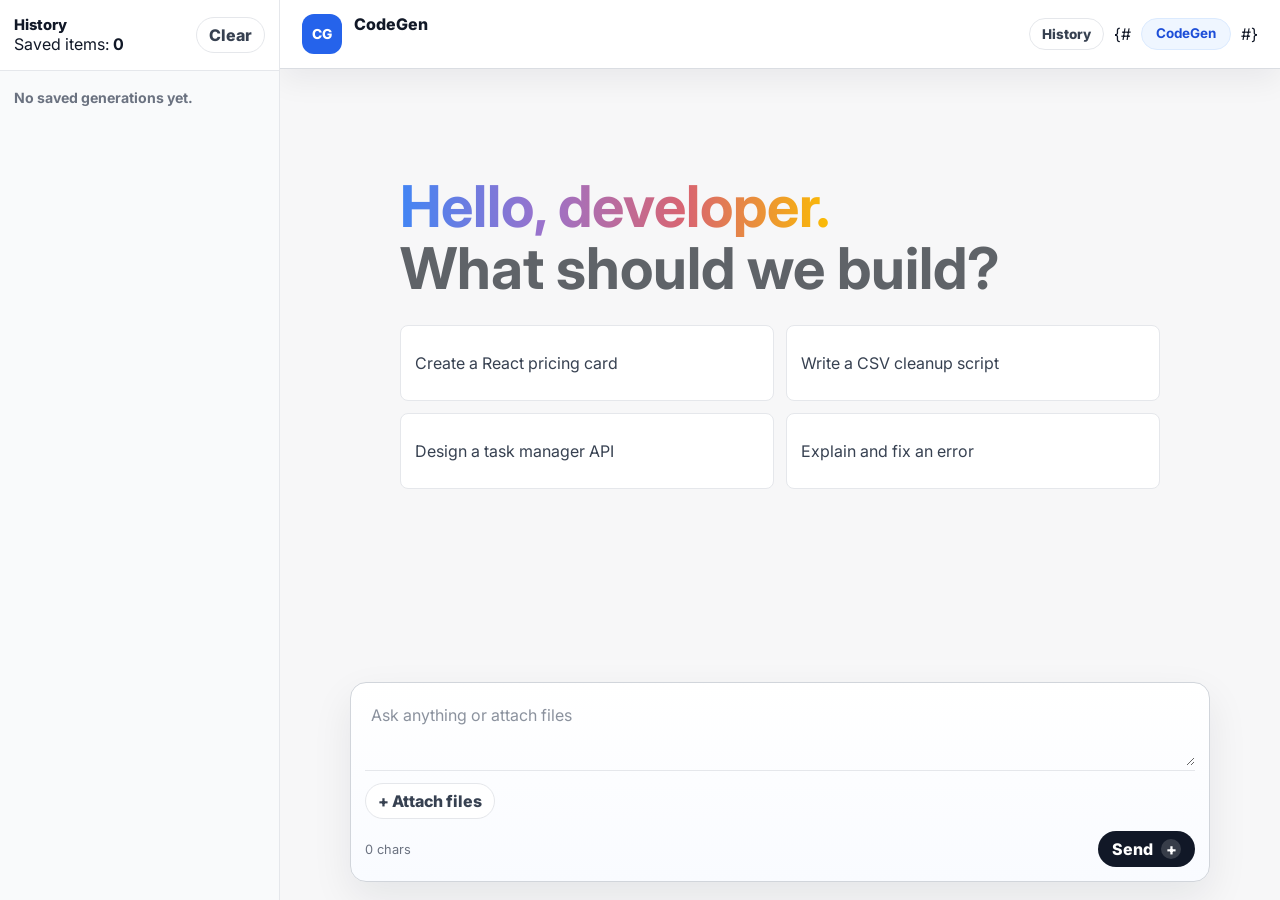
<file: templates/index.html>
<!DOCTYPE html>
<html lang="en">
<head>
    <meta charset="UTF-8">
    <meta name="viewport" content="width=device-width, initial-scale=1.0">
    <title>AI Code Generator</title>
    <link rel="preconnect" href="https://fonts.googleapis.com">
    <link rel="preconnect" href="https://fonts.gstatic.com" crossorigin>
    <link href="https://fonts.googleapis.com/css2?family=Inter:wght@400;500;600;700;800&family=JetBrains+Mono:wght@400;600&display=swap" rel="stylesheet">
    <link rel="stylesheet" href="/static/css/style.css?v=20260710-chat-sidebar">
</head>
<body>
    <main class="app-shell">
        <header class="topbar">
            <div class="brand">
                <span class="brand-mark">CG</span>
                <div class="brand-copy">
                    <strong>CodeGen </strong>
                    
                </div>
            </div>
            <div class="topbar-actions">
                <button id="historyToggle" class="topbar-button" type="button" aria-expanded="false" aria-controls="historyPanel">History</button>
                {#<span class="provider-pill">CodeGen</span>#}
            </div>
        </header>

        <aside class="history-panel" id="historyPanel" aria-label="Generation history" hidden>
            <div class="history-header">
                <div>
                    <h2>History</h2>
                    <span class="history-count">Saved items: <strong id="historyCount">0</strong></span>
                </div>
                <button id="clearHistoryBtn" class="ghost-button" type="button">Clear</button>
            </div>
            <div class="history-empty" id="historyEmpty">No saved generations yet.</div>
            <div class="history-list" id="historyList"></div>
        </aside>

        <section class="chat-thread" id="chatThread" aria-live="polite">
            <div class="empty-state" id="emptyState">
                <section class="welcome" aria-labelledby="page-title">
                    <h1 id="page-title"><span>Hello, developer.</span> What should we build?</h1>
                </section>

                <section class="suggestions" aria-label="Example prompts">
                    <button type="button" class="chip" data-prompt="Create a responsive React pricing card with monthly and annual billing states.">Create a React pricing card</button>
                    <button type="button" class="chip" data-prompt="Write a Python script that reads a CSV, cleans missing values, and exports a summary report.">Write a CSV cleanup script</button>
                    <button type="button" class="chip" data-prompt="Design a REST API schema for a task manager with auth, projects, labels, and comments.">Design a task manager API</button>
                    <button type="button" class="chip" data-prompt="Explain this error in simple words and show the fix.">Explain and fix an error</button>
                </section>
            </div>
        </section>

        <form class="composer" id="promptForm">
            <label class="sr-only" for="prompt">Prompt</label>
            <textarea id="prompt" placeholder="Ask anything or attach files"></textarea>

            <div class="attachment-row">
                <input id="fileInput" class="sr-only" type="file" accept=".pdf,.txt,.md,.py,.js,.ts,.tsx,.jsx,.html,.css,.json,.csv,.xml,.yaml,.yml,.java,.c,.cpp,.cs,.php,.rb,.go,.rs,.sql,.env" multiple>
                <button id="attachFileBtn" class="ghost-button attachment-button" type="button">+ Attach files</button>
                <div id="fileStatus" class="file-status" hidden></div>
                <button id="removeFileBtn" class="ghost-button remove-file-button" type="button" hidden>Remove</button>
            </div>

            <section id="fileReaderPanel" class="file-reader-panel" hidden>
                <div class="file-reader-header">
                    <div>
                        <div class="file-reader-label">File reader</div>
                        <strong id="fileReaderName" class="file-reader-name">No file selected</strong>
                    </div>
                    <button id="fileReaderToggle" class="ghost-button file-reader-toggle" type="button">Preview</button>
                </div>
                <pre id="fileReaderPreview" class="file-reader-preview" hidden></pre>
            </section>

            <div class="composer-footer">
                <span class="count" id="charCount">0 chars</span>
                <button id="generateBtn" class="primary-button" type="submit" aria-label="Send" aria-busy="false">
                    <span class="button-label">Send</span>
                    <span class="button-spinner" aria-hidden="true"></span>
                    <span class="button-icon">+</span>
                </button>
            </div>
        </form>
    </main>

    <script src="/static/js/app.js?v=20260710-chat-sidebar"></script>
</body>
</html>
</file>
<file: static/css/style.css>
:root {
    color-scheme: light;
    --bg: #f7f7f8;
    --surface: #ffffff;
    --surface-soft: #f3f4f6;
    --line: #e5e7eb;
    --text: #111827;
    --muted: #6b7280;
    --blue: #2563eb;
    --red: #dc2626;
    --shadow: 0 16px 40px rgba(17, 24, 39, 0.08);
}

* {
    box-sizing: border-box;
}

body {
    min-height: 100vh;
    margin: 0;
    color: var(--text);
    background: var(--bg);
    font-family: Inter, Arial, sans-serif;
    overflow: hidden;
}

button,
textarea {
    font: inherit;
}

button {
    border: 0;
    overflow-wrap: anywhere;
}

.app-shell {
    display: grid;
    grid-template-columns: 280px minmax(0, 1fr);
    grid-template-rows: auto minmax(0, 1fr) auto;
    width: min(100%, 1280px);
    height: 100dvh;
    min-height: 100vh;
    margin: 0 auto;
    overflow: hidden;
}

.app-shell.history-collapsed {
    grid-template-columns: minmax(0, 1fr);
}

.app-shell.history-collapsed .topbar,
.app-shell.history-collapsed .chat-thread,
.app-shell.history-collapsed .composer {
    grid-column: 1;
}

.topbar {
    grid-column: 2;
    display: flex;
    min-height: 68px;
    align-items: center;
    justify-content: space-between;
    gap: 16px;
    border-bottom: 1px solid rgba(209, 213, 219, 0.8);
    padding: 14px 22px;
    background: rgba(255, 255, 255, 0.96);
    backdrop-filter: blur(16px);
    box-shadow: 0 12px 30px rgba(15, 23, 42, 0.06);
}

.brand {
    display: inline-flex;
    align-items: flex-start;
    gap: 12px;
    color: #111827;
}

.brand-copy {
    display: grid;
    gap: 4px;
}

.brand-copy strong {
    font-size: 1rem;
    font-weight: 800;
}

.brand-tagline {
    color: var(--muted);
    font-size: 0.86rem;
    line-height: 1.35;
    font-weight: 600;
}

.brand-mark,
.assistant-avatar {
    display: inline-grid;
    width: 40px;
    height: 40px;
    flex: 0 0 40px;
    place-items: center;
    border-radius: 12px;
    color: #ffffff;
    background: #2563eb;
    font-size: 0.86rem;
    font-weight: 800;
}

.provider-pill {
    min-height: 32px;
    border: 1px solid #dbeafe;
    border-radius: 999px;
    padding: 6px 14px;
    color: #1d4ed8;
    background: #eff6ff;
    font-size: 0.84rem;
    font-weight: 700;
}

.topbar-actions {
    display: inline-flex;
    align-items: center;
    gap: 10px;
}

.topbar-button {
    min-height: 32px;
    border: 1px solid var(--line);
    border-radius: 999px;
    padding: 0 12px;
    color: #374151;
    background: var(--surface);
    cursor: pointer;
    font-size: 0.84rem;
    font-weight: 800;
}

.topbar-button:hover {
    background: #f3f4f6;
}

.history-panel {
    grid-column: 1;
    grid-row: 1 / 4;
    z-index: 2;
    display: grid;
    grid-template-rows: auto auto minmax(0, 1fr);
    width: 100%;
    height: 100%;
    max-height: none;
    overflow: hidden;
    border: 0;
    border-right: 1px solid var(--line);
    border-radius: 0;
    background: #f9fafb;
    box-shadow: none;
}

.history-panel[hidden] {
    display: none;
}

.history-header {
    display: flex;
    align-items: center;
    justify-content: space-between;
    gap: 12px;
    border-bottom: 1px solid var(--line);
    padding: 16px 14px;
    background: #ffffff;
}

.history-header h2 {
    font-size: 0.92rem;
}

.history-empty {
    padding: 18px 14px;
    color: var(--muted);
    font-size: 0.88rem;
    font-weight: 700;
}

.history-list {
    display: grid;
    align-content: start;
    gap: 1px;
    overflow-y: auto;
    padding: 10px;
    background: #f9fafb;
}

.history-item {
    display: grid;
    gap: 6px;
    border-radius: 8px;
    padding: 11px 12px;
    color: var(--text);
    background: var(--surface);
    cursor: pointer;
    text-align: left;
}

.history-item:hover {
    background: #f9fafb;
}

.history-title {
    overflow: hidden;
    font-size: 0.88rem;
    font-weight: 800;
    line-height: 1.35;
    text-overflow: ellipsis;
    white-space: nowrap;
}

.history-time {
    color: var(--muted);
    font-size: 0.76rem;
    font-weight: 700;
}

.chat-thread {
    grid-column: 2;
    min-height: 0;
    overflow-y: auto;
    padding: 34px 18px 24px;
    overscroll-behavior: contain;
}

.empty-state {
    width: min(760px, 100%);
    margin: 8vh auto 0;
}

.welcome {
    margin-bottom: 26px;
}

h1,
h2,
h3 {
    margin-top: 0;
}

h1 {
    margin-bottom: 0;
    color: #5f6368;
    font-size: 3.6rem;
    line-height: 1.08;
    letter-spacing: 0;
}

h1 span {
    display: block;
    max-width: 100%;
    width: fit-content;
    color: transparent;
    background: linear-gradient(90deg, #4285f4, #9b72cb, #d96570, #fbbc04);
    background-clip: text;
    -webkit-background-clip: text;
}

h2 {
    margin-bottom: 0;
    font-size: 0.98rem;
    font-weight: 800;
}

.suggestions {
    display: grid;
    grid-template-columns: repeat(2, minmax(0, 1fr));
    gap: 12px;
}

.chip {
    min-height: 76px;
    border: 1px solid var(--line);
    border-radius: 8px;
    padding: 14px;
    color: #374151;
    background: var(--surface);
    cursor: pointer;
    text-align: left;
    line-height: 1.35;
    transition: background 160ms ease, border-color 160ms ease;
}

.chip:hover {
    border-color: #c7ccd3;
    background: #f9fafb;
}

.message-row {
    display: flex;
    width: min(860px, 100%);
    margin: 0 auto 20px;
    gap: 12px;
    min-width: 0;
}

.message-row-user {
    justify-content: flex-end;
}

.message-bubble {
    max-width: min(760px, 100%);
    border-radius: 8px;
    min-width: 0;
}

.user-bubble {
    max-width: min(640px, 82%);
    padding: 12px 16px;
    color: #111827;
    background: #e9eef6;
    line-height: 1.6;
    white-space: pre-wrap;
}

.assistant-bubble {
    flex: 1;
    min-width: 0;
    overflow: hidden;
    border: 1px solid var(--line);
    background: var(--surface);
    box-shadow: 0 8px 24px rgba(17, 24, 39, 0.05);
}

.composer {
    grid-column: 2;
    width: min(860px, calc(100% - 28px));
    margin: 0 auto 18px;
    border: 1px solid #d1d5db;
    border-radius: 16px;
    padding: 14px;
    background: linear-gradient(180deg, #ffffff 0%, #f9fbff 100%);
    box-shadow: var(--shadow);
}

textarea {
    width: 100%;
    min-height: 64px;
    max-height: 220px;
    resize: vertical;
    border: 0;
    outline: none;
    padding: 6px 6px 12px;
    color: var(--text);
    background: transparent;
    font-size: 1rem;
    line-height: 1.6;
}

textarea::placeholder {
    color: #8b929e;
}

.attachment-row {
    display: flex;
    flex-wrap: wrap;
    min-height: 38px;
    align-items: center;
    gap: 10px;
    border-top: 1px solid var(--line);
    padding: 12px 0 0;
}

.attachment-button,
.remove-file-button {
    flex: 0 0 auto;
}

.attachment-button {
    color: var(--blue);
    background: #eff6ff;
}

.attachment-button:hover:not(:disabled) {
    background: #dbeafe;
}

.file-status {
    min-width: 0;
    overflow: hidden;
    color: var(--muted);
    font-size: 0.82rem;
    font-weight: 700;
    text-overflow: ellipsis;
    white-space: nowrap;
}

.file-reader-panel {
    margin-top: 12px;
    border: 1px solid var(--line);
    border-radius: 12px;
    padding: 12px;
    background: #f8fafc;
}

.file-reader-header {
    display: flex;
    align-items: center;
    justify-content: space-between;
    gap: 12px;
}

.file-reader-label {
    margin-bottom: 2px;
    color: var(--muted);
    font-size: 0.72rem;
    font-weight: 800;
    letter-spacing: 0.08em;
    text-transform: uppercase;
}

.file-reader-name {
    color: #111827;
    font-size: 0.95rem;
}

.file-reader-toggle {
    min-height: 32px;
    padding: 0 10px;
}

.file-reader-preview {
    margin: 10px 0 0;
    max-height: 220px;
    overflow: auto;
    border: 1px solid var(--line);
    border-radius: 10px;
    padding: 12px;
    background: #ffffff;
    color: #111827;
    font-family: "JetBrains Mono", Consolas, monospace;
    font-size: 0.84rem;
    line-height: 1.55;
    white-space: pre-wrap;
    word-break: break-word;
}

.file-reader-preview[hidden] {
    display: none;
}

.composer-footer {
    display: flex;
    align-items: center;
    justify-content: space-between;
    gap: 12px;
    margin-top: 12px;
}

.count {
    color: var(--muted);
    font-size: 0.8rem;
    white-space: nowrap;
}

.primary-button,
.ghost-button {
    min-height: 36px;
    border-radius: 999px;
    cursor: pointer;
    font-weight: 800;
    transition: background 160ms ease, opacity 160ms ease;
}

.primary-button {
    display: inline-flex;
    min-width: 92px;
    align-items: center;
    justify-content: center;
    gap: 8px;
    padding: 0 14px;
    color: #ffffff;
    background: #111827;
}

.primary-button:hover:not(:disabled) {
    background: #000000;
}

.button-icon {
    display: inline-grid;
    width: 20px;
    height: 20px;
    place-items: center;
    border-radius: 999px;
    background: rgba(255, 255, 255, 0.16);
    line-height: 1;
}

/* Small spinner shown while sending */
.button-spinner {
    display: none;
    width: 16px;
    height: 16px;
    border-radius: 50%;
    border: 2px solid rgba(255, 255, 255, 0.28);
    border-top-color: rgba(255, 255, 255, 0.92);
    margin-left: 8px;
    box-sizing: border-box;
    animation: spin 1s linear infinite;
}

.primary-button[aria-busy="true"] .button-spinner {
    display: inline-block;
}

.primary-button[aria-busy="true"] .button-icon {
    display: none;
}

@keyframes spin {
    to { transform: rotate(360deg); }
}

.output-header {
    display: flex;
    align-items: center;
    justify-content: space-between;
    gap: 14px;
    padding: 14px 16px;
    border-bottom: 1px solid var(--line);
    background: #ffffff;
}

.section-label {
    display: block;
    margin-bottom: 3px;
    color: var(--muted);
    font-size: 0.72rem;
    font-weight: 800;
    letter-spacing: 0.08em;
    text-transform: uppercase;
}

.output-actions {
    display: inline-flex;
    align-items: center;
    gap: 10px;
}

.response-status {
    min-width: 78px;
    border: 1px solid #dbeafe;
    border-radius: 999px;
    padding: 6px 10px;
    color: #1d4ed8;
    background: #eff6ff;
    font-size: 0.76rem;
    font-weight: 800;
    text-align: center;
}

.ghost-button {
    border: 1px solid var(--line);
    padding: 0 12px;
    color: #374151;
    background: #ffffff;
}

.ghost-button:hover:not(:disabled) {
    background: #f3f4f6;
}

button:disabled {
    cursor: not-allowed;
    opacity: 0.58;
}

.result {
    min-height: 120px;
    margin: 0;
    overflow: auto;
    padding: 16px;
    color: #273142;
    background: #ffffff;
    font-family: "JetBrains Mono", Consolas, monospace;
    font-size: 0.9rem;
    line-height: 1.7;
    white-space: pre-wrap;
    word-break: break-word;
}

.result.has-rich-output {
    display: grid;
    gap: 14px;
    font-family: Inter, Arial, sans-serif;
    white-space: normal;
}

.result.is-empty,
.result.is-loading {
    display: grid;
    place-items: center;
    color: var(--muted);
    font-family: Inter, Arial, sans-serif;
    font-weight: 700;
    text-align: center;
}

.response-section {
    border: 1px solid var(--line);
    border-radius: 8px;
    padding: 13px 14px;
    background: #ffffff;
}

.response-section h3 {
    margin: 0 0 8px;
    color: #374151;
    font-size: 0.78rem;
    font-weight: 800;
    letter-spacing: 0.04em;
    text-transform: uppercase;
}

.response-section-code {
    background: #f8fafc;
}

.response-section-body {
    color: #273142;
    line-height: 1.7;
    white-space: pre-wrap;
}

.response-section-empty {
    color: var(--muted);
    font-style: italic;
}

.code-copy-panel {
    overflow: hidden;
    border: 1px solid #1f2937;
    border-radius: 8px;
    background: #111827;
}

.code-copy-header {
    display: flex;
    min-height: 40px;
    align-items: center;
    justify-content: space-between;
    gap: 12px;
    border-bottom: 1px solid rgba(255, 255, 255, 0.12);
    padding: 8px 10px 8px 14px;
    color: #cbd5e1;
    font-size: 0.78rem;
    font-weight: 800;
}

.code-copy-button {
    min-height: 30px;
    border-radius: 999px;
    padding: 0 12px;
    color: #111827;
    background: #e5e7eb;
    cursor: pointer;
    font-size: 0.76rem;
    font-weight: 800;
}

.code-copy-button:hover {
    background: #ffffff;
}

.code-copy-panel pre {
    max-height: 420px;
    margin: 0;
    overflow: auto;
    padding: 16px;
    color: #e5e7eb;
    background: #111827;
    font-family: "JetBrains Mono", Consolas, monospace;
    font-size: 0.88rem;
    line-height: 1.7;
    white-space: pre;
    -webkit-overflow-scrolling: touch;
}

.code-copy-panel code {
    font-family: inherit;
}

.is-error {
    color: var(--red);
    background: #fff7f7;
}

.sr-only {
    position: absolute;
    width: 1px;
    height: 1px;
    padding: 0;
    overflow: hidden;
    clip: rect(0, 0, 0, 0);
    white-space: nowrap;
    border: 0;
}

@media (max-width: 680px) {
    body {
        min-width: 320px;
    }

    .app-shell {
        grid-template-columns: minmax(0, 1fr);
        width: 100%;
        height: 100dvh;
        min-height: 100vh;
    }

    .topbar {
        grid-column: 1;
        min-height: 58px;
        padding: 10px 12px;
        gap: 10px;
    }

    .brand {
        min-width: 0;
        align-items: center;
        gap: 10px;
    }

    .brand-copy {
        min-width: 0;
    }

    .brand-copy strong {
        display: block;
        overflow: hidden;
        font-size: 0.95rem;
        text-overflow: ellipsis;
        white-space: nowrap;
    }

    .brand-mark {
        width: 34px;
        height: 34px;
        flex-basis: 34px;
        border-radius: 10px;
        font-size: 0.78rem;
    }

    .topbar-actions {
        flex: 0 0 auto;
    }

    .provider-pill,
    .topbar-button {
        min-height: 34px;
        flex: 0 0 auto;
    }

    .history-panel {
        position: fixed;
        left: 10px;
        top: 64px;
        width: min(300px, calc(100vw - 20px));
        height: auto;
        max-height: calc(100dvh - 78px);
        border-radius: 8px;
        border: 1px solid var(--line);
        box-shadow: var(--shadow);
    }

    .history-header {
        align-items: center;
    }

    .history-header > div {
        min-width: 0;
    }

    .history-header button {
        width: auto;
        flex: 0 0 auto;
    }

    .history-list {
        max-height: calc(100dvh - 166px);
    }

    .history-item {
        grid-template-columns: 1fr;
    }

    .chat-thread {
        grid-column: 1;
        padding: 18px 12px 14px;
    }

    .empty-state {
        margin-top: 18px;
    }

    h1 {
        font-size: 2.25rem;
        line-height: 1.12;
    }

    .suggestions {
        grid-template-columns: 1fr;
        gap: 10px;
    }

    .chip {
        min-height: 58px;
        padding: 12px;
    }

    .message-row {
        width: 100%;
        gap: 10px;
        margin-bottom: 16px;
        align-items: flex-start;
    }

    .assistant-avatar {
        width: 28px;
        height: 28px;
        flex-basis: 28px;
        border-radius: 9px;
        font-size: 0.7rem;
    }

    .user-bubble {
        max-width: min(100%, 92vw);
        padding: 11px 13px;
    }

    .assistant-bubble {
        width: 100%;
    }

    .composer {
        grid-column: 1;
        width: calc(100% - 20px);
        margin: 0 auto 10px;
        border-radius: 12px;
        padding: 10px;
    }

    textarea {
        min-height: 54px;
        max-height: 150px;
        padding: 4px 4px 10px;
        font-size: 0.95rem;
    }

    .attachment-row {
        gap: 8px;
        padding-top: 10px;
    }

    .attachment-button,
    .remove-file-button {
        min-height: 34px;
        flex: 1 1 136px;
    }

    .file-status {
        flex: 1 1 100%;
        white-space: normal;
    }

    .file-reader-panel {
        border-radius: 8px;
        padding: 10px;
    }

    .file-reader-header {
        align-items: stretch;
        flex-direction: column;
        gap: 8px;
    }

    .file-reader-toggle {
        width: 100%;
    }

    .file-reader-preview {
        max-height: 150px;
        font-size: 0.78rem;
    }

    .composer-footer {
        gap: 10px;
    }

    .primary-button {
        min-width: 82px;
        min-height: 38px;
    }

    .output-header {
        align-items: flex-start;
        flex-direction: column;
        gap: 10px;
        padding: 12px;
    }

    .output-actions {
        display: flex;
        width: 100%;
        gap: 8px;
    }

    .response-status,
    .output-actions .ghost-button {
        flex: 1 1 0;
        min-width: 0;
    }

    .result {
        padding: 12px;
        font-size: 0.84rem;
    }

    .response-section {
        padding: 11px;
    }

    .code-copy-header {
        align-items: flex-start;
        flex-direction: column;
        gap: 8px;
    }

    .code-copy-button {
        width: 100%;
    }

    .code-copy-panel pre {
        max-height: 300px;
        padding: 12px;
        font-size: 0.78rem;
    }
}

@media (max-width: 420px) {
    .topbar {
        gap: 8px;
    }

    .topbar-button {
        padding: 0 10px;
    }

    h1 {
        font-size: 2rem;
    }

    .message-row {
        gap: 8px;
    }

    .assistant-avatar {
        display: none;
    }

    .composer {
        width: calc(100% - 16px);
        margin-bottom: 8px;
    }

    .button-label {
        display: none;
    }

    .primary-button {
        min-width: 44px;
        padding: 0 12px;
    }
}

@media (max-width: 340px) {
    .topbar {
        min-height: 52px;
        padding: 8px;
    }

    .brand {
        gap: 8px;
    }

    .brand-mark {
        width: 30px;
        height: 30px;
        flex-basis: 30px;
        border-radius: 8px;
        font-size: 0.7rem;
    }

    .brand-copy strong {
        max-width: 118px;
        font-size: 0.88rem;
    }

    .topbar-button {
        min-height: 30px;
        padding: 0 8px;
        font-size: 0.78rem;
    }

    .history-panel {
        left: 8px;
        right: 8px;
        top: 58px;
        max-height: calc(100dvh - 68px);
    }

    .chat-thread {
        padding: 14px 8px 10px;
    }

    .empty-state {
        margin-top: 10px;
    }

    .welcome {
        margin-bottom: 18px;
    }

    h1 {
        font-size: 1.72rem;
        line-height: 1.14;
    }

    .chip {
        min-height: 52px;
        padding: 10px;
        font-size: 0.9rem;
    }

    .message-row {
        margin-bottom: 12px;
    }

    .user-bubble {
        max-width: 100%;
        padding: 10px 11px;
        font-size: 0.92rem;
    }

    .composer {
        width: calc(100% - 12px);
        margin-bottom: 6px;
        padding: 8px;
    }

    textarea {
        min-height: 48px;
        max-height: 120px;
        font-size: 0.9rem;
        line-height: 1.45;
    }

    .attachment-row {
        gap: 6px;
    }

    .attachment-button,
    .remove-file-button {
        min-height: 32px;
        flex-basis: 124px;
        padding: 0 9px;
        font-size: 0.82rem;
    }

    .composer-footer {
        gap: 8px;
        margin-top: 8px;
    }

    .count {
        font-size: 0.74rem;
    }

    .primary-button {
        min-width: 40px;
        min-height: 34px;
        padding: 0 10px;
    }

    .button-icon {
        width: 18px;
        height: 18px;
    }

    .output-header,
    .result,
    .response-section {
        padding: 10px;
    }

    .output-actions {
        gap: 6px;
    }

    .response-status,
    .output-actions .ghost-button,
    .code-copy-button {
        min-height: 32px;
        padding: 0 8px;
        font-size: 0.72rem;
    }

    .result {
        font-size: 0.8rem;
    }

    .code-copy-header {
        padding: 8px;
    }

    .code-copy-panel pre {
        max-height: 240px;
        padding: 10px;
        font-size: 0.72rem;
    }
}
</file>
